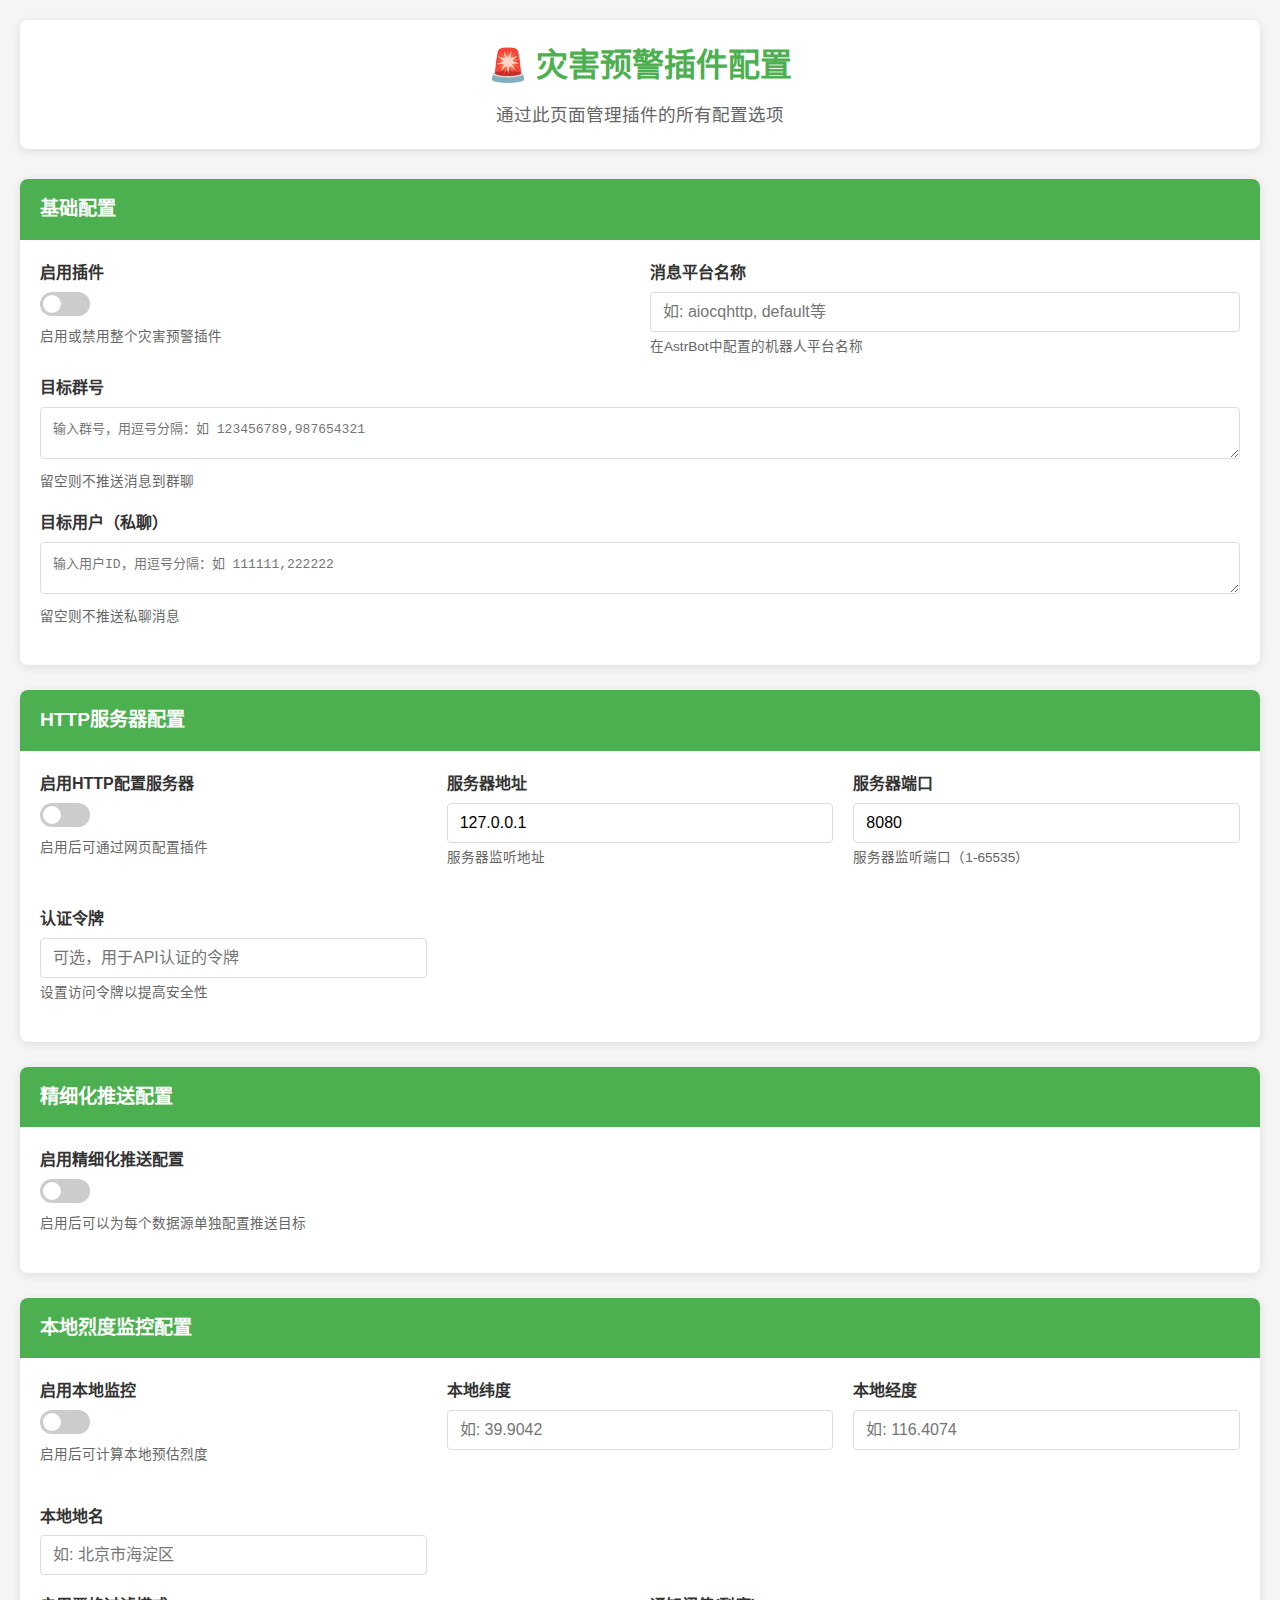
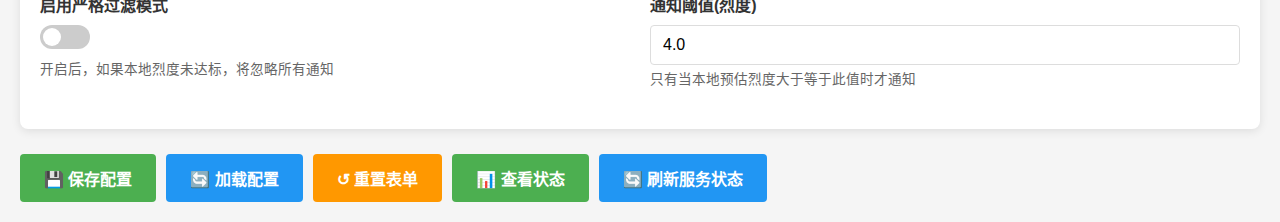
<file: resources/config.html>
<!DOCTYPE html>
<html lang="zh-CN">

<head>
    <meta charset="UTF-8">
    <meta name="viewport" content="width=device-width, initial-scale=1.0">
    <title>灾害预警插件配置</title>
    <style>
        :root {
            --primary-color: #4CAF50;
            --primary-dark: #45a049;
            --secondary-color: #2196F3;
            --danger-color: #f44336;
            --warning-color: #ff9800;
            --light-bg: #f5f5f5;
            --dark-text: #333;
            --light-text: #666;
            --border-color: #ddd;
            --card-bg: #ffffff;
            --shadow: 0 2px 10px rgba(0,0,0,0.1);
        }

        * {
            box-sizing: border-box;
            margin: 0;
            padding: 0;
        }

        body {
            font-family: 'Segoe UI', Tahoma, Geneva, Verdana, sans-serif;
            background-color: var(--light-bg);
            color: var(--dark-text);
            line-height: 1.6;
        }

        .container {
            max-width: 1400px;
            margin: 0 auto;
            padding: 20px;
        }

        header {
            text-align: center;
            margin-bottom: 30px;
            padding: 20px;
            background: var(--card-bg);
            border-radius: 8px;
            box-shadow: var(--shadow);
        }

        h1 {
            color: var(--primary-color);
            margin-bottom: 10px;
        }

        .subtitle {
            color: var(--light-text);
            font-size: 1.1em;
        }

        .status-bar {
            padding: 12px;
            margin: 15px 0;
            border-radius: 4px;
            display: none;
            font-weight: 500;
        }

        .status-success {
            background-color: #d4edda;
            color: #155724;
            border: 1px solid #c3e6cb;
        }

        .status-error {
            background-color: #f8d7da;
            color: #721c24;
            border: 1px solid #f5c6cb;
        }

        .config-section {
            background: var(--card-bg);
            border-radius: 8px;
            box-shadow: var(--shadow);
            margin-bottom: 25px;
            overflow: hidden;
        }

        .section-header {
            background-color: var(--primary-color);
            color: white;
            padding: 15px 20px;
            font-size: 1.2em;
            font-weight: 600;
        }

        .section-content {
            padding: 20px;
        }

        .form-grid {
            display: grid;
            grid-template-columns: repeat(auto-fit, minmax(300px, 1fr));
            gap: 20px;
        }

        .form-group {
            margin-bottom: 18px;
        }

        label {
            display: block;
            margin-bottom: 6px;
            font-weight: 600;
            color: var(--dark-text);
        }

        .form-hint {
            display: block;
            font-size: 0.85em;
            color: var(--light-text);
            margin-top: 4px;
        }

        input[type="text"],
        input[type="number"],
        input[type="password"],
        select,
        textarea {
            width: 100%;
            padding: 10px 12px;
            border: 1px solid var(--border-color);
            border-radius: 4px;
            font-size: 1em;
            transition: border-color 0.3s;
        }

        input:focus,
        select:focus,
        textarea:focus {
            outline: none;
            border-color: var(--primary-color);
            box-shadow: 0 0 0 2px rgba(76, 175, 80, 0.2);
        }

        .toggle-switch {
            position: relative;
            display: inline-block;
            width: 50px;
            height: 24px;
        }

        .toggle-switch input {
            opacity: 0;
            width: 0;
            height: 0;
        }

        .slider {
            position: absolute;
            cursor: pointer;
            top: 0;
            left: 0;
            right: 0;
            bottom: 0;
            background-color: #ccc;
            transition: .4s;
            border-radius: 24px;
        }

        .slider:before {
            position: absolute;
            content: "";
            height: 18px;
            width: 18px;
            left: 3px;
            bottom: 3px;
            background-color: white;
            transition: .4s;
            border-radius: 50%;
        }

        input:checked+.slider {
            background-color: var(--primary-color);
        }

        input:checked+.slider:before {
            transform: translateX(26px);
        }

        .form-row {
            display: flex;
            gap: 15px;
            align-items: center;
        }

        .form-row .form-group {
            flex: 1;
            margin-bottom: 0;
        }

        .data-source-section {
            border: 1px solid var(--border-color);
            border-radius: 6px;
            margin-bottom: 15px;
            overflow: hidden;
        }

        .data-source-header {
            background-color: #f0f0f0;
            padding: 12px 15px;
            font-weight: 600;
            display: flex;
            justify-content: space-between;
            align-items: center;
            cursor: pointer;
        }

        .data-source-content {
            padding: 15px;
            display: none;
        }

        .data-source-content.show {
            display: block;
        }

        .btn-group {
            display: flex;
            gap: 10px;
            margin-top: 20px;
            flex-wrap: wrap;
        }

        button {
            padding: 12px 24px;
            border: none;
            border-radius: 4px;
            cursor: pointer;
            font-size: 1em;
            font-weight: 600;
            transition: all 0.3s;
        }

        .btn-primary {
            background-color: var(--primary-color);
            color: white;
        }

        .btn-primary:hover {
            background-color: var(--primary-dark);
        }

        .btn-secondary {
            background-color: var(--secondary-color);
            color: white;
        }

        .btn-secondary:hover {
            background-color: #1976d2;
        }

        .btn-danger {
            background-color: var(--danger-color);
            color: white;
        }

        .btn-danger:hover {
            background-color: #d32f2f;
        }

        .btn-warning {
            background-color: var(--warning-color);
            color: white;
        }

        .btn-warning:hover {
            background-color: #f57c00;
        }

        .collapsible-header {
            display: flex;
            justify-content: space-between;
            align-items: center;
            cursor: pointer;
        }

        .collapsible-content {
            display: none;
        }

        .collapsible-content.show {
            display: block;
        }

        .expand-icon {
            transition: transform 0.3s;
        }

        .expand-icon.rotated {
            transform: rotate(180deg);
        }

        @media (max-width: 768px) {
            .form-grid {
                grid-template-columns: 1fr;
            }

            .form-row {
                flex-direction: column;
                align-items: stretch;
            }

            .btn-group {
                flex-direction: column;
            }

            button {
                width: 100%;
            }
        }
    </style>
</head>

<body>
    <div class="container">
        <header>
            <h1>🚨 灾害预警插件配置</h1>
            <p class="subtitle">通过此页面管理插件的所有配置选项</p>
        </header>

        <!-- 状态监控面板 -->
        <div class="config-section" id="status-panel" style="display: none;">
            <div class="section-header">实时状态监控</div>
            <div class="section-content" id="status-content">
                <div style="display: flex; flex-wrap: wrap; gap: 20px; margin-bottom: 20px;">
                    <div style="flex: 1; min-width: 200px; background: #e8f5e9; padding: 15px; border-radius: 6px;">
                        <h4 style="margin: 0 0 10px 0; color: #2e7d32;">服务状态</h4>
                        <div id="service-status-info">-</div>
                    </div>
                    <div style="flex: 1; min-width: 200px; background: #e3f2fd; padding: 15px; border-radius: 6px;">
                        <h4 style="margin: 0 0 10px 0; color: #1565c0;">活跃连接</h4>
                        <div id="active-connections-info">-</div>
                    </div>
                    <div style="flex: 1; min-width: 200px; background: #fff3e0; padding: 15px; border-radius: 6px;">
                        <h4 style="margin: 0 0 10px 0; color: #ef6c00;">运行时间</h4>
                        <div id="uptime-info">-</div>
                    </div>
                </div>
                <div id="connection-details" style="margin-top: 15px;"></div>
            </div>
        </div>

        <div id="status-bar" class="status-bar"></div>

        <form id="config-form">
            <!-- 基础配置 -->
            <div class="config-section">
                <div class="section-header">基础配置</div>
                <div class="section-content">
                    <div class="form-grid">
                        <div class="form-group">
                            <label>启用插件</label>
                            <label class="toggle-switch">
                                <input type="checkbox" id="enabled" name="enabled">
                                <span class="slider"></span>
                            </label>
                            <span class="form-hint">启用或禁用整个灾害预警插件</span>
                        </div>

                        <div class="form-group">
                            <label for="platform_name">消息平台名称</label>
                            <input type="text" id="platform_name" name="platform_name" placeholder="如: aiocqhttp, default等">
                            <span class="form-hint">在AstrBot中配置的机器人平台名称</span>
                        </div>
                    </div>

                    <div class="form-group">
                        <label for="target_groups">目标群号</label>
                        <textarea id="target_groups" name="target_groups" rows="2" placeholder="输入群号，用逗号分隔：如 123456789,987654321"></textarea>
                        <span class="form-hint">留空则不推送消息到群聊</span>
                    </div>

                    <div class="form-group">
                        <label for="target_users">目标用户（私聊）</label>
                        <textarea id="target_users" name="target_users" rows="2" placeholder="输入用户ID，用逗号分隔：如 111111,222222"></textarea>
                        <span class="form-hint">留空则不推送私聊消息</span>
                    </div>
                </div>
            </div>

            <!-- HTTP服务器配置 -->
            <div class="config-section">
                <div class="section-header">HTTP服务器配置</div>
                <div class="section-content">
                    <div class="form-grid">
                        <div class="form-group">
                            <label>启用HTTP配置服务器</label>
                            <label class="toggle-switch">
                                <input type="checkbox" id="http_enabled" name="http_config.enabled">
                                <span class="slider"></span>
                            </label>
                            <span class="form-hint">启用后可通过网页配置插件</span>
                        </div>

                        <div class="form-group">
                            <label for="http_host">服务器地址</label>
                            <input type="text" id="http_host" name="http_config.host" value="127.0.0.1">
                            <span class="form-hint">服务器监听地址</span>
                        </div>

                        <div class="form-group">
                            <label for="http_port">服务器端口</label>
                            <input type="number" id="http_port" name="http_config.port" min="1" max="65535" value="8080">
                            <span class="form-hint">服务器监听端口（1-65535）</span>
                        </div>

                        <div class="form-group">
                            <label for="auth_token">认证令牌</label>
                            <input type="password" id="auth_token" name="http_config.auth_token" placeholder="可选，用于API认证的令牌">
                            <span class="form-hint">设置访问令牌以提高安全性</span>
                        </div>
                    </div>
                </div>
            </div>

            <!-- 精细化推送配置 -->
            <div class="config-section">
                <div class="section-header">精细化推送配置</div>
                <div class="section-content">
                    <div class="form-grid">
                        <div class="form-group">
                            <label>启用精细化推送配置</label>
                            <label class="toggle-switch">
                                <input type="checkbox" id="advanced_enabled" name="advanced_target_config.enabled">
                                <span class="slider"></span>
                            </label>
                            <span class="form-hint">启用后可以为每个数据源单独配置推送目标</span>
                        </div>
                    </div>

                    <div id="advanced-config-container" style="display: none;">
                        <div class="form-group">
                            <div class="collapsible-header" onclick="toggleDataSourceSection()">
                                <h3 style="margin: 0;">数据源推送配置</h3>
                                <span id="data-source-expand-icon" class="expand-icon">▼</span>
                            </div>
                            <div id="data-source-content" class="collapsible-content">
                                <p class="form-hint" style="margin: 10px 0;">为每个数据源单独配置推送目标</p>
                                <!-- 数据源配置将通过JS动态生成 -->
                                <div id="data-sources-container"></div>
                            </div>
                        </div>
                    </div>
                </div>
            </div>

            <!-- 本地监控配置 -->
            <div class="config-section">
                <div class="section-header">本地烈度监控配置</div>
                <div class="section-content">
                    <div class="form-grid">
                        <div class="form-group">
                            <label>启用本地监控</label>
                            <label class="toggle-switch">
                                <input type="checkbox" id="local_enabled" name="local_monitoring.enabled">
                                <span class="slider"></span>
                            </label>
                            <span class="form-hint">启用后可计算本地预估烈度</span>
                        </div>

                        <div class="form-group">
                            <label for="local_latitude">本地纬度</label>
                            <input type="number" id="local_latitude" name="local_monitoring.latitude" step="any" placeholder="如: 39.9042">
                        </div>

                        <div class="form-group">
                            <label for="local_longitude">本地经度</label>
                            <input type="number" id="local_longitude" name="local_monitoring.longitude" step="any" placeholder="如: 116.4074">
                        </div>

                        <div class="form-group">
                            <label for="local_place_name">本地地名</label>
                            <input type="text" id="local_place_name" name="local_monitoring.place_name" placeholder="如: 北京市海淀区">
                        </div>
                    </div>

                    <div class="form-grid">
                        <div class="form-group">
                            <label>启用严格过滤模式</label>
                            <label class="toggle-switch">
                                <input type="checkbox" id="local_strict_mode" name="local_monitoring.strict_mode">
                                <span class="slider"></span>
                            </label>
                            <span class="form-hint">开启后，如果本地烈度未达标，将忽略所有通知</span>
                        </div>

                        <div class="form-group">
                            <label for="local_intensity_threshold">通知阈值(烈度)</label>
                            <input type="number" id="local_intensity_threshold" name="local_monitoring.intensity_threshold" step="0.1" min="0" max="12" value="4.0" placeholder="如: 4.0">
                            <span class="form-hint">只有当本地预估烈度大于等于此值时才通知</span>
                        </div>
                    </div>
                </div>
            </div>

            <div class="btn-group">
                <button type="submit" class="btn-primary">💾 保存配置</button>
                <button type="button" id="load-btn" class="btn-secondary">🔄 加载配置</button>
                <button type="button" id="reset-btn" class="btn-warning">↺ 重置表单</button>
                <button type="button" id="status-btn" class="btn-primary">📊 查看状态</button>
                <button type="button" id="refresh-status-btn" class="btn-secondary">🔄 刷新服务状态</button>
            </div>
        </form>
    </div>

    <script>
        // 页面加载时自动加载配置
        document.addEventListener('DOMContentLoaded', function() {
            loadConfig();
            document.getElementById('load-btn').addEventListener('click', loadConfig);
            document.getElementById('config-form').addEventListener('submit', saveConfig);
            document.getElementById('reset-btn').addEventListener('click', resetForm);
            document.getElementById('status-btn').addEventListener('click', checkStatus);
            document.getElementById('advanced_enabled').addEventListener('change', toggleAdvancedConfig);
            // 添加刷新服务状态按钮的事件监听器
            document.getElementById('refresh-status-btn').addEventListener('click', refreshServiceStatus);
        });

        function toggleAdvancedConfig() {
            const container = document.getElementById('advanced-config-container');
            const isChecked = document.getElementById('advanced_enabled').checked;
            container.style.display = isChecked ? 'block' : 'none';
        }

        function toggleDataSourceSection() {
            const content = document.getElementById('data-source-content');
            const icon = document.getElementById('data-source-expand-icon');
            content.classList.toggle('show');
            icon.classList.toggle('rotated');
        }

        function showStatus(message, isError = false) {
            const statusEl = document.getElementById('status-bar');
            statusEl.textContent = message;
            statusEl.className = 'status-bar ' + (isError ? 'status-error' : 'status-success');
            statusEl.style.display = 'block';

            setTimeout(() => {
                statusEl.style.display = 'none';
            }, 5000);
        }

        async function loadConfig() {
            try {
                showStatus('正在加载配置...');
                const response = await fetch('/config');
                if (response.ok) {
                    const config = await response.json();
                    populateForm(config);
                    toggleAdvancedConfig(); // 根据加载的配置状态显示/隐藏高级配置
                    showStatus('✅ 配置加载成功！');
                } else {
                    showStatus(`❌ 加载配置失败: ${response.statusText}`, true);
                }
            } catch (error) {
                showStatus(`❌ 加载配置出错: ${error.message}`, true);
            }
        }

        async function saveConfig(event) {
            event.preventDefault();
            const formData = new FormData(document.getElementById('config-form'));
            const config = formToConfig(formData);

            try {
                showStatus('正在保存配置...');
                const response = await fetch('/config', {
                    method: 'POST',
                    headers: {
                        'Content-Type': 'application/json',
                    },
                    body: JSON.stringify(config)
                });

                if (response.ok) {
                    showStatus('✅ 配置保存成功！');
                } else {
                    const error = await response.text();
                    showStatus(`❌ 保存配置失败: ${error}`, true);
                }
            } catch (error) {
                showStatus(`❌ 保存配置出错: ${error.message}`, true);
            }
        }

        function resetForm() {
            if (confirm('确定要重置表单吗？这将清空当前所有输入。')) {
                document.getElementById('config-form').reset();
            }
        }

        async function checkStatus() {
            try {
                // 获取HTTP服务器状态
                const response = await fetch('/api/status');
                if (response.ok) {
                    const status = await response.json();
                    showStatus(`📊 HTTP服务器状态: 运行中，地址 ${status.host}:${status.port}`);
                    
                    // 获取插件服务状态并显示
                    if (status.plugin_service_status) {
                        updateStatusPanel(status.plugin_service_status);
                        document.getElementById('status-panel').style.display = 'block';
                    }
                } else {
                    showStatus(`❌ 获取状态失败: ${response.statusText}`, true);
                }
            } catch (error) {
                showStatus(`❌ 获取状态出错: ${error.message}`, true);
            }
        }

        async function updateStatusPanel(serviceStatus) {
            try {
                // 更新服务状态信息
                const serviceStatusInfo = document.getElementById('service-status-info');
                if (serviceStatusInfo) {
                    const runningText = serviceStatus.running ? '🟢 运行中' : '🔴 已停止';
                    serviceStatusInfo.innerHTML = `
                        <strong>运行状态:</strong> ${runningText}<br>
                        <strong>活跃WebSocket连接:</strong> ${serviceStatus.active_websocket_connections || 0} / ${serviceStatus.total_connections || 0}<br>
                        <strong>Global Quake连接:</strong> ${serviceStatus.global_quake_connected ? '🟢 已连接' : '🔴 未连接'}
                    `;
                }

                // 更新活跃连接信息
                const activeConnectionsInfo = document.getElementById('active-connections-info');
                if (activeConnectionsInfo && serviceStatus.connection_details) {
                    const activeCount = Object.values(serviceStatus.connection_details).filter(conn => conn.connected).length;
                    activeConnectionsInfo.innerHTML = `
                        <strong>活跃连接数:</strong> ${activeCount}<br>
                        <strong>总连接数:</strong> ${Object.keys(serviceStatus.connection_details).length}
                    `;
                }

                // 更新运行时间信息
                const uptimeInfo = document.getElementById('uptime-info');
                if (uptimeInfo) {
                    uptimeInfo.textContent = serviceStatus.uptime || '未知';
                }

                // 更新连接详情
                const connectionDetails = document.getElementById('connection-details');
                if (connectionDetails && serviceStatus.connection_details) {
                    let detailsHtml = '<h4>连接详情</h4><div style="display: grid; grid-template-columns: repeat(auto-fill, minmax(300px, 1fr)); gap: 10px;">';
                    for (const [name, detail] of Object.entries(serviceStatus.connection_details)) {
                        const statusIcon = detail.connected ? '🟢' : '🔴';
                        const retryText = detail.retry_count > 0 ? ` (重试: ${detail.retry_count})` : '';
                        const uri = detail.uri ? detail.uri.substring(0, 30) + (detail.uri.length > 30 ? '...' : '') : '未知';
                        detailsHtml += `
                            <div style="border: 1px solid #ddd; border-radius: 4px; padding: 10px; background: #fafafa;">
                                <strong>${statusIcon} ${name}</strong><br>
                                <small>地址: ${uri}</small><br>
                                <small>状态: ${detail.connected ? '已连接' : '未连接'}${retryText}</small>
                            </div>
                        `;
                    }
                    detailsHtml += '</div>';
                    connectionDetails.innerHTML = detailsHtml;
                }
            } catch (error) {
                console.error('更新状态面板失败:', error);
            }
        }

        // 定期更新状态（可选，通过按钮触发）
        async function refreshServiceStatus() {
            try {
                const response = await fetch('/api/service_status');
                if (response.ok) {
                    const result = await response.json();
                    if (result.status === 'success') {
                        updateStatusPanel(result.data);
                        document.getElementById('status-panel').style.display = 'block';
                        showStatus('✅ 服务状态已刷新');
                    } else {
                        showStatus(`❌ 获取服务状态失败: ${result.message}`, true);
                    }
                } else {
                    showStatus(`❌ 获取服务状态失败: ${response.statusText}`, true);
                }
            } catch (error) {
                showStatus(`❌ 获取服务状态出错: ${error.message}`, true);
            }
        }

        function populateForm(config) {
            try {
                // 基础配置
                setCheckboxValue('enabled', config.enabled);
                setValue('platform_name', config.platform_name || 'aiocqhttp');
                setArrayValue('target_groups', config.target_groups || []);
                setArrayValue('target_users', config.target_users || []);

                // HTTP服务器配置
                setCheckboxValue('http_enabled', config.http_config?.enabled);
                setValue('http_host', config.http_config?.host || '127.0.0.1');
                setValue('http_port', config.http_config?.port || 8080);
                setValue('auth_token', config.http_config?.auth_token || '');

                // 精细化推送配置
                setCheckboxValue('advanced_enabled', config.advanced_target_config?.enabled);
                // 增强错误处理：确保data_source_targets存在
                const dataSourceTargets = config.advanced_target_config?.data_source_targets || {};
                updateDataSourceConfig(dataSourceTargets);

                // 本地监控配置
                setCheckboxValue('local_enabled', config.local_monitoring?.enabled);
                setValue('local_latitude', config.local_monitoring?.latitude);
                setValue('local_longitude', config.local_monitoring?.longitude);
                setValue('local_place_name', config.local_monitoring?.place_name || '本地');
                setCheckboxValue('local_strict_mode', config.local_monitoring?.strict_mode);
                setValue('local_intensity_threshold', config.local_monitoring?.intensity_threshold || 4.0);
            } catch (error) {
                console.error('填充配置时发生错误:', error);
                showStatus(`❌ 填充配置失败: ${error.message}`, true);
            }
        }

        async function updateDataSourceConfig(dataSourceTargets = {}) {
            try {
                const container = document.getElementById('data-sources-container');
                if (!container) {
                    console.error('找不到数据源容器元素');
                    return;
                }
                // 清空现有内容
                container.innerHTML = '';
                
                // 从后端获取数据源配置
                let dataSources = [];
                try {
                    const response = await fetch('/api/data_sources');
                    if (response.ok) {
                        const result = await response.json();
                        if (result.status === 'success') {
                            dataSources = Object.entries(result.data_sources).map(([id, config]) => ({
                                id: id,
                                name: config.display_name,
                                description: config.description
                            }));
                        }
                    } else {
                        // 如果API调用失败，使用默认列表
                        dataSources = [
                            {id: 'cea_fanstudio', name: '中国地震预警网', description: '中国地震预警网'},
                            {id: 'cea_wolfx', name: '中国地震预警网（Wolfx）', description: '中国地震预警网（Wolfx）'},
                            {id: 'cwa_fanstudio', name: '台湾中央气象署', description: '台湾中央气象署'},
                            {id: 'cwa_wolfx', name: '台湾中央气象署（Wolfx）', description: '台湾中央气象署（Wolfx）'},
                            {id: 'jma_fanstudio', name: '日本气象厅紧急地震速报', description: '日本气象厅紧急地震速报'},
                            {id: 'jma_p2p', name: '日本气象厅紧急地震速报（P2P）', description: '日本气象厅紧急地震速报（P2P）'},
                            {id: 'jma_wolfx', name: '日本气象厅紧急地震速报（Wolfx）', description: '日本气象厅紧急地震速报（Wolfx）'},
                            {id: 'global_quake', name: 'Global Quake', description: 'Global Quake'},
                            {id: 'cenc_fanstudio', name: '中国地震台网', description: '中国地震台网'},
                            {id: 'cenc_wolfx', name: '中国地震台网（Wolfx）', description: '中国地震台网（Wolfx）'},
                            {id: 'jma_p2p_info', name: '日本气象厅地震情报（P2P）', description: '日本气象厅地震情报（P2P）'},
                            {id: 'jma_wolfx_info', name: '日本气象厅地震情报（Wolfx）', description: '日本气象厅地震情报（Wolfx）'},
                            {id: 'usgs_fanstudio', name: '美国地质调查局', description: '美国地质调查局'},
                            {id: 'china_tsunami_fanstudio', name: '中国海啸预警中心', description: '中国海啸预警中心'},
                            {id: 'jma_tsunami_p2p', name: '日本气象厅海啸预报（P2P）', description: '日本气象厅海啸预报（P2P）'},
                            {id: 'china_weather_fanstudio', name: '中国气象局', description: '中国气象局'}
                        ];
                    }
                } catch (error) {
                    console.error('获取数据源列表失败，使用默认列表:', error);
                    // 使用默认数据源列表
                    dataSources = [
                        {id: 'cea_fanstudio', name: '中国地震预警网', description: '中国地震预警网'},
                        {id: 'cea_wolfx', name: '中国地震预警网（Wolfx）', description: '中国地震预警网（Wolfx）'},
                        {id: 'cwa_fanstudio', name: '台湾中央气象署', description: '台湾中央气象署'},
                        {id: 'cwa_wolfx', name: '台湾中央气象署（Wolfx）', description: '台湾中央气象署（Wolfx）'},
                        {id: 'jma_fanstudio', name: '日本气象厅紧急地震速报', description: '日本气象厅紧急地震速报'},
                        {id: 'jma_p2p', name: '日本气象厅紧急地震速报（P2P）', description: '日本气象厅紧急地震速报（P2P）'},
                        {id: 'jma_wolfx', name: '日本气象厅紧急地震速报（Wolfx）', description: '日本气象厅紧急地震速报（Wolfx）'},
                        {id: 'global_quake', name: 'Global Quake', description: 'Global Quake'},
                        {id: 'cenc_fanstudio', name: '中国地震台网', description: '中国地震台网'},
                        {id: 'cenc_wolfx', name: '中国地震台网（Wolfx）', description: '中国地震台网（Wolfx）'},
                        {id: 'jma_p2p_info', name: '日本气象厅地震情报（P2P）', description: '日本气象厅地震情报（P2P）'},
                        {id: 'jma_wolfx_info', name: '日本气象厅地震情报（Wolfx）', description: '日本气象厅地震情报（Wolfx）'},
                        {id: 'usgs_fanstudio', name: '美国地质调查局', description: '美国地质调查局'},
                        {id: 'china_tsunami_fanstudio', name: '中国海啸预警中心', description: '中国海啸预警中心'},
                        {id: 'jma_tsunami_p2p', name: '日本气象厅海啸预报（P2P）', description: '日本气象厅海啸预报（P2P）'},
                        {id: 'china_weather_fanstudio', name: '中国气象局', description: '中国气象局'}
                    ];
                }

                dataSources.forEach(ds => {
                    try {
                        // 创建数据源配置容器
                        const dsDiv = document.createElement('div');
                        dsDiv.className = 'data-source-section';
                        
                        // 安全获取配置值，防止错误
                        const dsConfig = dataSourceTargets[ds.id] || {};
                        const enabled = dsConfig.enabled === true || dsConfig.enabled === 'true';
                        const targetGroups = Array.isArray(dsConfig.target_groups) ? dsConfig.target_groups.join(',') : (typeof dsConfig.target_groups === 'string' ? dsConfig.target_groups : '');
                        const targetUsers = Array.isArray(dsConfig.target_users) ? dsConfig.target_users.join(',') : (typeof dsConfig.target_users === 'string' ? dsConfig.target_users : '');
                        
                        dsDiv.innerHTML = `
                            <div class="data-source-header" onclick="toggleDataSource('${ds.id}')">
                                <span>${ds.name} <small>(${ds.id})</small></span>
                                <span class="expand-icon">▼</span>
                            </div>
                            <div id="ds-${ds.id}-content" class="data-source-content">
                                <div class="form-grid" style="grid-template-columns: 1fr;">
                                    <div class="form-group">
                                        <label>启用推送</label>
                                        <label class="toggle-switch">
                                            <input type="checkbox" id="advanced_${ds.id}_enabled" name="advanced_target_config.data_source_targets.${ds.id}.enabled" ${enabled ? 'checked' : ''}>
                                            <span class="slider"></span>
                                        </label>
                                    </div>
                                </div>
                                <div class="form-group">
                                    <label for="advanced_${ds.id}_groups">推送群号</label>
                                    <textarea id="advanced_${ds.id}_groups" name="advanced_target_config.data_source_targets.${ds.id}.target_groups" rows="2" placeholder="输入群号，用逗号分隔：如 123456789,987654321">${targetGroups}</textarea>
                                    <span class="form-hint">输入需要接收此数据源消息的群号，用逗号分隔</span>
                                </div>
                                <div class="form-group">
                                    <label for="advanced_${ds.id}_users">推送用户（私聊）</label>
                                    <textarea id="advanced_${ds.id}_users" name="advanced_target_config.data_source_targets.${ds.id}.target_users" rows="2" placeholder="输入用户ID，用逗号分隔：如 111111,222222">${targetUsers}</textarea>
                                    <span class="form-hint">输入需要接收此数据源消息的用户ID，用逗号分隔</span>
                                </div>
                            </div>
                        `;
                        container.appendChild(dsDiv);
                    } catch (error) {
                        console.error(`生成数据源 ${ds.id} 配置时出错:`, error);
                        // 创建一个简化版本的配置项
                        const dsDiv = document.createElement('div');
                        dsDiv.className = 'data-source-section';
                        dsDiv.innerHTML = `
                            <div class="data-source-header" onclick="toggleDataSource('${ds.id}')">
                                <span>${ds.name} <small>(${ds.id})</small></span>
                                <span class="expand-icon">▼</span>
                            </div>
                            <div id="ds-${ds.id}-content" class="data-source-content">
                                <p style="color: #f44336; padding: 10px;">配置项加载失败: ${error.message}</p>
                            </div>
                        `;
                        container.appendChild(dsDiv);
                    }
                });
            } catch (error) {
                console.error('更新数据源配置时发生错误:', error);
                showStatus(`❌ 更新数据源配置失败: ${error.message}`, true);
            }
        }

        function toggleDataSource(id) {
            try {
                const content = document.getElementById(`ds-${id}-content`);
                if (!content) return;
                const icon = content.previousElementSibling.querySelector('.expand-icon');
                if (!icon) return;
                content.classList.toggle('show');
                icon.classList.toggle('rotated');
            } catch (error) {
                console.error(`切换数据源 ${id} 时出错:`, error);
            }
        }

        function setCheckboxValue(id, value) {
            try {
                const element = document.getElementById(id);
                if (element) {
                    element.checked = value === true || value === 'true';
                }
            } catch (error) {
                console.error(`设置复选框 ${id} 值时出错:`, error);
            }
        }

        function setValue(id, value) {
            try {
                const element = document.getElementById(id);
                if (element) {
                    element.value = value !== undefined ? value : '';
                }
            } catch (error) {
                console.error(`设置输入框 ${id} 值时出错:`, error);
            }
        }

        function setArrayValue(id, value) {
            try {
                const element = document.getElementById(id);
                if (element) {
                    element.value = Array.isArray(value) ? value.join(',') : '';
                }
            } catch (error) {
                console.error(`设置数组值 ${id} 时出错:`, error);
            }
        }

        function formToConfig(formData) {
            const config = {};
            for (let [key, value] = formData.entries()) {
                setNestedProperty(config, key, value);
            }

            // 处理复选框的值（如果没有选中则不会在formData中出现，需要特别处理）
            const checkboxes = ['enabled', 'http_config.enabled', 'advanced_target_config.enabled', 'local_monitoring.enabled', 'local_monitoring.strict_mode'];
            for (const checkboxKey of checkboxes) {
                if (document.querySelector(`input[type="checkbox"][name="${checkboxKey}"]`) && config[checkboxKey] === undefined) {
                    setNestedProperty(config, checkboxKey, false);
                }
            }

            return config;
        }

        function setNestedProperty(obj, path, value) {
            const keys = path.split('.');
            let current = obj;

            for (let i = 0; i < keys.length - 1; i++) {
                if (!(keys[i] in current)) {
                    current[keys[i]] = {};
                }
                current = current[keys[i]];
            }

            // 特殊处理数组类型的值
            if (keys[keys.length - 1].includes('target_') && value) {
                value = value.split(',').map(item => item.trim()).filter(item => item);
            }

            // 特殊处理布尔类型的值
            if (value === 'true') value = true;
            else if (value === 'false') value = false;
            else if (!isNaN(value) && !isNaN(parseFloat(value))) value = parseFloat(value);
            else if (value === '') value = undefined; // 空值处理

            current[keys[keys.length - 1]] = value;
        }
    </script>
</body>

</html>
</file>
